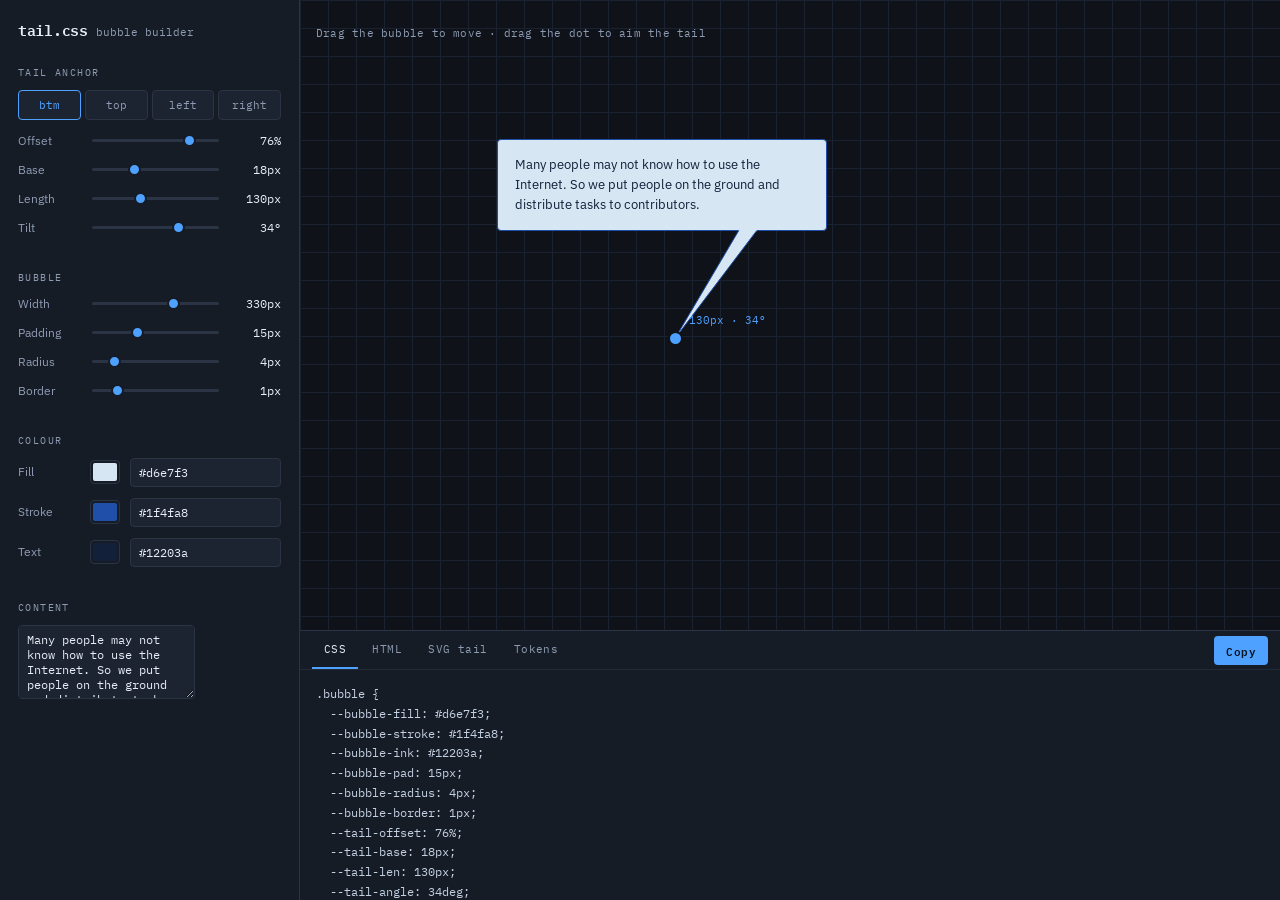
<file: assets/s55-s58/bubble-tail-builder.html>
<!DOCTYPE html>
<html lang="en">
<head>
<meta charset="utf-8" />
<meta name="viewport" content="width=device-width, initial-scale=1" />
<title>Bubble &amp; tail builder</title>
<link rel="preconnect" href="https://fonts.googleapis.com">
<link rel="preconnect" href="https://fonts.gstatic.com" crossorigin>
<link href="https://fonts.googleapis.com/css2?family=IBM+Plex+Mono:wght@400;500;600&family=IBM+Plex+Sans:wght@400;500;600&display=swap" rel="stylesheet">
<style>
:root{
  --ink:#0f1319;
  --panel:#161c26;
  --panel-2:#1d2431;
  --line:#2a3444;
  --line-soft:#212a37;
  --fg:#e7edf7;
  --fg-dim:#8e9cb3;
  --accent:#4ea1ff;
  --accent-soft:#12304f;
  --grid:#1a2230;
  --mono:'IBM Plex Mono',ui-monospace,Menlo,monospace;
  --sans:'IBM Plex Sans',system-ui,sans-serif;
}
*{box-sizing:border-box}
html,body{margin:0;height:100%}
body{
  background:var(--ink);color:var(--fg);font-family:var(--sans);
  font-size:14px;line-height:1.5;-webkit-font-smoothing:antialiased;
}
.app{display:grid;grid-template-columns:300px minmax(0,1fr);height:100vh}

/* ---------- rail ---------- */
.rail{
  background:var(--panel);border-right:1px solid var(--line);
  overflow-y:auto;padding:20px 18px 40px;
}
.brand{display:flex;align-items:baseline;gap:8px;margin-bottom:22px}
.brand b{font-family:var(--mono);font-weight:600;font-size:15px;letter-spacing:-.02em}
.brand span{font-family:var(--mono);font-size:11px;color:var(--fg-dim)}

fieldset{border:0;padding:0;margin:0 0 22px}
legend{
  font-family:var(--mono);font-size:10px;letter-spacing:.14em;text-transform:uppercase;
  color:var(--fg-dim);padding:0 0 10px;
}
.row{display:flex;align-items:center;gap:10px;margin-bottom:11px}
.row label{flex:0 0 62px;font-size:12px;color:var(--fg-dim)}
.row output{
  flex:0 0 50px;text-align:right;font-family:var(--mono);font-size:12px;
  color:var(--fg);
}
input[type=range]{
  flex:1;-webkit-appearance:none;appearance:none;height:3px;border-radius:2px;
  background:var(--line);outline:none;min-width:0;
}
input[type=range]::-webkit-slider-thumb{
  -webkit-appearance:none;width:13px;height:13px;border-radius:50%;
  background:var(--accent);cursor:grab;border:2px solid var(--panel);
}
input[type=range]::-moz-range-thumb{
  width:13px;height:13px;border-radius:50%;background:var(--accent);
  cursor:grab;border:2px solid var(--panel);
}
input[type=range]:focus-visible{box-shadow:0 0 0 2px var(--accent-soft)}
input[type=color]{
  -webkit-appearance:none;appearance:none;width:30px;height:24px;padding:0;
  border:1px solid var(--line);border-radius:4px;background:none;cursor:pointer;
}
input[type=color]::-webkit-color-swatch-wrapper{padding:2px}
input[type=color]::-webkit-color-swatch{border:0;border-radius:2px}
input[type=text],textarea{
  flex:1;min-width:0;background:var(--panel-2);border:1px solid var(--line);
  color:var(--fg);border-radius:4px;padding:6px 8px;font-family:var(--mono);
  font-size:12px;resize:vertical;
}
input:focus,textarea:focus{outline:none;border-color:var(--accent)}

.seg{display:grid;grid-template-columns:repeat(4,1fr);gap:4px;margin-bottom:12px}
.seg button{
  font-family:var(--mono);font-size:11px;padding:7px 0;cursor:pointer;
  background:var(--panel-2);color:var(--fg-dim);border:1px solid var(--line);
  border-radius:4px;transition:color .12s,border-color .12s;
}
.seg button:hover{color:var(--fg)}
.seg button[aria-pressed=true]{color:var(--accent);border-color:var(--accent)}
.seg button:focus-visible{outline:2px solid var(--accent);outline-offset:1px}

/* ---------- stage ---------- */
.stage{display:flex;flex-direction:column;min-width:0}
.canvas{
  flex:1;position:relative;overflow:hidden;
  background:
    linear-gradient(var(--grid) 1px,transparent 1px) 0 0/28px 28px,
    linear-gradient(90deg,var(--grid) 1px,transparent 1px) 0 0/28px 28px,
    var(--ink);
}
.hint{
  position:absolute;top:14px;left:16px;font-family:var(--mono);font-size:11px;
  color:var(--fg-dim);letter-spacing:.02em;pointer-events:none;
}

#bubble{
  position:absolute;left:16%;top:20%;max-width:330px;
  padding:15px 17px;font-size:13px;line-height:1.55;cursor:move;
  user-select:none;
}
#bubble p{margin:0}
#tailSvg{position:absolute;left:0;top:0;overflow:visible;pointer-events:none}

.handle{
  position:absolute;width:15px;height:15px;margin:-7.5px 0 0 -7.5px;
  border-radius:50%;background:var(--accent);border:2px solid var(--ink);
  cursor:grab;touch-action:none;
}
.handle:active{cursor:grabbing}
.handle:focus-visible{outline:2px solid var(--fg);outline-offset:2px}
.readout{
  position:absolute;transform:translate(14px,-26px);font-family:var(--mono);
  font-size:11px;color:var(--accent);white-space:nowrap;pointer-events:none;
}

/* ---------- code ---------- */
.code{
  border-top:1px solid var(--line);background:var(--panel);
  height:270px;display:flex;flex-direction:column;
}
.tabs{
  display:flex;align-items:center;gap:2px;padding:0 12px;
  border-bottom:1px solid var(--line-soft);
}
.tabs button{
  font-family:var(--mono);font-size:11px;letter-spacing:.04em;
  background:none;border:0;border-bottom:2px solid transparent;
  color:var(--fg-dim);padding:11px 12px;cursor:pointer;
}
.tabs button:hover{color:var(--fg)}
.tabs button[aria-selected=true]{color:var(--fg);border-bottom-color:var(--accent)}
.tabs button:focus-visible{outline:2px solid var(--accent);outline-offset:-4px}
.spacer{flex:1}
#copy{
  font-family:var(--mono);font-size:11px;padding:5px 12px;margin-left:8px;
  background:var(--accent);color:#07121f;border:0;border-radius:4px;
  cursor:pointer;font-weight:600;
}
#copy:focus-visible{outline:2px solid var(--fg);outline-offset:2px}
pre{
  margin:0;flex:1;overflow:auto;padding:14px 16px;
  font-family:var(--mono);font-size:12px;line-height:1.65;color:#c3d0e2;
  white-space:pre;tab-size:2;
}
.sr{position:absolute;width:1px;height:1px;overflow:hidden;clip:rect(0 0 0 0)}

@media (max-width:820px){
  .app{grid-template-columns:1fr;height:auto}
  .rail{border-right:0;border-bottom:1px solid var(--line)}
  .canvas{height:400px}
}
@media (prefers-reduced-motion:reduce){*{transition:none!important}}
</style>
</head>
<body>
<div class="app">

  <aside class="rail">
    <div class="brand"><b>tail.css</b><span>bubble builder</span></div>

    <fieldset>
      <legend>Tail anchor</legend>
      <div class="seg" id="edges">
        <button data-edge="bottom" aria-pressed="true">btm</button>
        <button data-edge="top" aria-pressed="false">top</button>
        <button data-edge="left" aria-pressed="false">left</button>
        <button data-edge="right" aria-pressed="false">right</button>
      </div>
      <div class="row">
        <label for="offset">Offset</label>
        <input type="range" id="offset" min="6" max="94" value="76" step="1">
        <output for="offset" id="offsetV">76%</output>
      </div>
      <div class="row">
        <label for="base">Base</label>
        <input type="range" id="base" min="4" max="48" value="18" step="1">
        <output for="base" id="baseV">18px</output>
      </div>
      <div class="row">
        <label for="len">Length</label>
        <input type="range" id="len" min="20" max="320" value="130" step="1">
        <output for="len" id="lenV">130px</output>
      </div>
      <div class="row">
        <label for="ang">Tilt</label>
        <input type="range" id="ang" min="-85" max="85" value="34" step="1">
        <output for="ang" id="angV">34°</output>
      </div>
    </fieldset>

    <fieldset>
      <legend>Bubble</legend>
      <div class="row">
        <label for="wide">Width</label>
        <input type="range" id="wide" min="160" max="420" value="330" step="2">
        <output for="wide" id="wideV">330px</output>
      </div>
      <div class="row">
        <label for="pad">Padding</label>
        <input type="range" id="pad" min="4" max="36" value="15" step="1">
        <output for="pad" id="padV">15px</output>
      </div>
      <div class="row">
        <label for="rad">Radius</label>
        <input type="range" id="rad" min="0" max="28" value="4" step="1">
        <output for="rad" id="radV">4px</output>
      </div>
      <div class="row">
        <label for="bw">Border</label>
        <input type="range" id="bw" min="0" max="6" value="1" step="0.5">
        <output for="bw" id="bwV">1px</output>
      </div>
    </fieldset>

    <fieldset>
      <legend>Colour</legend>
      <div class="row">
        <label for="fill">Fill</label>
        <input type="color" id="fill" value="#d6e7f3">
        <input type="text" id="fillHex" value="#d6e7f3" spellcheck="false">
      </div>
      <div class="row">
        <label for="stroke">Stroke</label>
        <input type="color" id="stroke" value="#1f4fa8">
        <input type="text" id="strokeHex" value="#1f4fa8" spellcheck="false">
      </div>
      <div class="row">
        <label for="ink">Text</label>
        <input type="color" id="ink" value="#12203a">
        <input type="text" id="inkHex" value="#12203a" spellcheck="false">
      </div>
    </fieldset>

    <fieldset>
      <legend>Content</legend>
      <textarea id="copyText" rows="4">Many people may not know how to use the Internet. So we put people on the ground and distribute tasks to contributors.</textarea>
    </fieldset>
  </aside>

  <main class="stage">
    <div class="canvas" id="canvas">
      <p class="hint">Drag the bubble to move · drag the dot to aim the tail</p>

      <figure id="bubble">
        <svg id="tailSvg" aria-hidden="true">
          <polygon id="tailFill"></polygon>
          <line id="tailCover"></line>
          <path id="tailEdge" fill="none"></path>
        </svg>
        <p id="bubbleText"></p>
      </figure>

      <div class="handle" id="handle" tabindex="0" role="slider"
           aria-label="Tail tip position" aria-valuemin="20" aria-valuemax="320" aria-valuenow="130"></div>
      <div class="readout" id="readout"></div>
      <p class="sr" id="live" aria-live="polite"></p>
    </div>

    <section class="code">
      <div class="tabs" role="tablist">
        <button role="tab" aria-selected="true" data-tab="css">CSS</button>
        <button role="tab" aria-selected="false" data-tab="html">HTML</button>
        <button role="tab" aria-selected="false" data-tab="svg">SVG tail</button>
        <button role="tab" aria-selected="false" data-tab="vars">Tokens</button>
        <span class="spacer"></span>
        <button id="copy">Copy</button>
      </div>
      <pre id="out"></pre>
    </section>
  </main>
</div>

<script>
(function(){
  var S = {
    edge:'bottom', offset:76, base:18, len:130, ang:34,
    wide:330, pad:15, rad:4, bw:1,
    fill:'#d6e7f3', stroke:'#1f4fa8', ink:'#12203a',
    text:'', x:null, y:null, tab:'css'
  };

  var $ = function(id){ return document.getElementById(id); };
  var canvas=$('canvas'), bubble=$('bubble'), svg=$('tailSvg'),
      tailFill=$('tailFill'), tailEdge=$('tailEdge'),
      handle=$('handle'), readout=$('readout'), out=$('out'), live=$('live');

  var sliders=['offset','base','len','ang','wide','pad','rad','bw'];
  var units={offset:'%',ang:'\u00B0'};

  function unit(k){ return units[k]!==undefined?units[k]:'px'; }

  /* ---- geometry ---- */
  function anchor(){
    var w=bubble.offsetWidth, h=bubble.offsetHeight, o=S.offset/100, m=S.bw/2;
    if(S.edge==='bottom') return {x:w*o, y:h-m, nx:0, ny:1};
    if(S.edge==='top')    return {x:w*o, y:m,   nx:0, ny:-1};
    if(S.edge==='left')   return {x:m,   y:h*o, nx:-1, ny:0};
    return {x:w-m, y:h*o, nx:1, ny:0};
  }
  function tip(){
    var a=anchor(), r=S.ang*Math.PI/180;
    var c=Math.cos(r), s=Math.sin(r);
    return { x:a.x + (a.nx*c - a.ny*s)*S.len,
             y:a.y + (a.ny*c + a.nx*s)*S.len };
  }

  function render(){
    bubble.style.maxWidth=S.wide+'px';
    bubble.style.padding=S.pad+'px '+Math.round(S.pad*1.15)+'px';
    bubble.style.background=S.fill;
    bubble.style.border=S.bw+'px solid '+S.stroke;
    bubble.style.borderRadius=S.rad+'px';
    bubble.style.color=S.ink;
    $('bubbleText').textContent=S.text;

    var w=bubble.offsetWidth, h=bubble.offsetHeight;
    var a=anchor(), t=tip(), hb=S.base/2;
    var px=-a.ny, py=a.nx;
    var p1={x:a.x+px*hb, y:a.y+py*hb}, p2={x:a.x-px*hb, y:a.y-py*hb};

    svg.setAttribute('width',w); svg.setAttribute('height',h);
    svg.style.left=(-S.bw)+'px'; svg.style.top=(-S.bw)+'px';
    tailFill.setAttribute('fill',S.fill);
    tailFill.setAttribute('points',
      p1.x+','+p1.y+' '+p2.x+','+p2.y+' '+t.x+','+t.y);

    var cover=$('tailCover');
    cover.setAttribute('x1',p1.x); cover.setAttribute('y1',p1.y);
    cover.setAttribute('x2',p2.x); cover.setAttribute('y2',p2.y);
    cover.setAttribute('stroke',S.fill);
    cover.setAttribute('stroke-width',S.bw?S.bw+0.6:0);
    cover.setAttribute('stroke-linecap','butt');

    tailEdge.setAttribute('stroke',S.stroke);
    tailEdge.setAttribute('stroke-width',S.bw);
    tailEdge.setAttribute('stroke-linejoin','round');
    tailEdge.setAttribute('d',
      'M'+p1.x+' '+p1.y+' L'+t.x+' '+t.y+' L'+p2.x+' '+p2.y);

    var bx=bubble.offsetLeft, by=bubble.offsetTop;
    handle.style.left=(bx+t.x)+'px'; handle.style.top=(by+t.y)+'px';
    handle.setAttribute('aria-valuenow',Math.round(S.len));
    readout.style.left=(bx+t.x)+'px'; readout.style.top=(by+t.y)+'px';
    readout.textContent=Math.round(S.len)+'px · '+Math.round(S.ang)+'\u00B0';

    emit();
  }

  /* ---- code output ---- */
  function tokens(){
    return [
      '--bubble-fill: '+S.fill+';',
      '--bubble-stroke: '+S.stroke+';',
      '--bubble-ink: '+S.ink+';',
      '--bubble-pad: '+S.pad+'px;',
      '--bubble-radius: '+S.rad+'px;',
      '--bubble-border: '+S.bw+'px;',
      '--tail-offset: '+S.offset+'%;',
      '--tail-base: '+S.base+'px;',
      '--tail-len: '+Math.round(S.len)+'px;',
      '--tail-angle: '+Math.round(S.ang)+'deg;'
    ].join('\n');
  }

  function cssCode(){
    var side={bottom:'top:calc(100% + var(--bubble-border));left:var(--tail-offset);',
              top:'bottom:calc(100% + var(--bubble-border));left:var(--tail-offset);',
              left:'right:calc(100% + var(--bubble-border));top:var(--tail-offset);',
              right:'left:calc(100% + var(--bubble-border));top:var(--tail-offset);'}[S.edge];
    var tf={bottom:'translateX(-50%) rotate(var(--tail-angle))',
            top:'translateX(-50%) rotate(calc(180deg - var(--tail-angle)))',
            left:'translateY(-50%) rotate(calc(90deg + var(--tail-angle)))',
            right:'translateY(-50%) rotate(calc(-90deg + var(--tail-angle)))'}[S.edge];
    var org={bottom:'50% 0',top:'50% 0',left:'50% 0',right:'50% 0'}[S.edge];
    return '.bubble {\n'+
      tokens().split('\n').map(function(l){return '  '+l;}).join('\n')+'\n\n'+
      '  position: relative;\n'+
      '  max-width: '+S.wide+'px;\n'+
      '  margin: 0;\n'+
      '  padding: var(--bubble-pad) calc(var(--bubble-pad) * 1.15);\n'+
      '  background: var(--bubble-fill);\n'+
      '  border: var(--bubble-border) solid var(--bubble-stroke);\n'+
      '  border-radius: var(--bubble-radius);\n'+
      '  color: var(--bubble-ink);\n'+
      '  line-height: 1.55;\n'+
      '}\n\n'+
      '.bubble::after {\n'+
      '  content: "";\n'+
      '  position: absolute;\n'+
      '  '+side+'\n'+
      '  width: var(--tail-base);\n'+
      '  height: var(--tail-len);\n'+
      '  background: var(--bubble-fill);\n'+
      '  clip-path: polygon(0 0, 100% 0, 50% 100%);\n'+
      '  transform: '+tf+';\n'+
      '  transform-origin: '+org+';\n'+
      '}\n\n'+
      '/* clip-path can\'t take a border, so the bubble border still draws\n'+
      '   straight across the tail base. Fine when --bubble-border is 0.\n'+
      '   With a visible border, use the SVG tab instead. */';
  }

  function htmlCode(){
    return '<figure class="bubble">\n'+
      '  <blockquote>\n'+
      '    '+S.text+'\n'+
      '  </blockquote>\n'+
      '</figure>';
  }

  function svgCode(){
    var w=bubble.offsetWidth, h=bubble.offsetHeight;
    var a=anchor(), t=tip(), hb=S.base/2, px=-a.ny, py=a.nx;
    var r=function(n){ return Math.round(n*10)/10; };
    var p1x=r(a.x+px*hb), p1y=r(a.y+py*hb), p2x=r(a.x-px*hb), p2y=r(a.y-py*hb);
    var tx=r(t.x), ty=r(t.y);
    var neg=-S.bw;
    return '<!-- child of .bubble; negative offset puts it in the border box -->\n'+
      '<svg class="bubble__tail" width="'+w+'" height="'+h+'"\n'+
      '     style="position:absolute;left:'+neg+'px;top:'+neg+'px;\n'+
      '            overflow:visible;pointer-events:none"\n'+
      '     aria-hidden="true">\n'+
      '  <polygon fill="'+S.fill+'"\n'+
      '    points="'+p1x+','+p1y+' '+p2x+','+p2y+' '+tx+','+ty+'" />\n'+
      (S.bw ?
      '  <line x1="'+p1x+'" y1="'+p1y+'" x2="'+p2x+'" y2="'+p2y+'"\n'+
      '        stroke="'+S.fill+'" stroke-width="'+(S.bw+0.6)+'" stroke-linecap="butt" />\n' : '')+
      '  <path fill="none" stroke="'+S.stroke+'" stroke-width="'+S.bw+'"\n'+
      '        stroke-linejoin="round"\n'+
      '        d="M'+p1x+' '+p1y+' L'+tx+' '+ty+' L'+p2x+' '+p2y+'" />\n'+
      '</svg>';
  }

  function emit(){
    out.textContent = S.tab==='css' ? cssCode()
                    : S.tab==='html' ? htmlCode()
                    : S.tab==='svg' ? svgCode()
                    : ':root {\n'+tokens().split('\n').map(function(l){return '  '+l;}).join('\n')+'\n}';
  }

  /* ---- controls ---- */
  sliders.forEach(function(k){
    var el=$(k), o=$(k+'V');
    el.addEventListener('input',function(){
      S[k]=parseFloat(el.value);
      o.textContent=el.value+unit(k);
      render();
    });
    o.textContent=el.value+unit(k);
    S[k]=parseFloat(el.value);
  });

  document.querySelectorAll('#edges button').forEach(function(b){
    b.addEventListener('click',function(){
      S.edge=b.dataset.edge;
      document.querySelectorAll('#edges button').forEach(function(x){
        x.setAttribute('aria-pressed', String(x===b));
      });
      render();
    });
  });

  [['fill','fillHex'],['stroke','strokeHex'],['ink','inkHex']].forEach(function(pair){
    var c=$(pair[0]), t=$(pair[1]);
    c.addEventListener('input',function(){ S[pair[0]]=c.value; t.value=c.value; render(); });
    t.addEventListener('input',function(){
      if(/^#[0-9a-f]{6}$/i.test(t.value)){ S[pair[0]]=t.value; c.value=t.value; render(); }
    });
  });

  var ta=$('copyText');
  S.text=ta.value;
  ta.addEventListener('input',function(){ S.text=ta.value; render(); });

  /* ---- tabs + copy ---- */
  document.querySelectorAll('.tabs [role=tab]').forEach(function(b){
    b.addEventListener('click',function(){
      S.tab=b.dataset.tab;
      document.querySelectorAll('.tabs [role=tab]').forEach(function(x){
        x.setAttribute('aria-selected', String(x===b));
      });
      emit();
    });
  });

  $('copy').addEventListener('click',function(){
    var btn=this, txt=out.textContent;
    var done=function(){ btn.textContent='Copied'; setTimeout(function(){ btn.textContent='Copy'; },1400); };
    if(navigator.clipboard && window.isSecureContext){
      navigator.clipboard.writeText(txt).then(done,fallback);
    } else { fallback(); }
    function fallback(){
      var ta=document.createElement('textarea');
      ta.value=txt; ta.style.position='fixed'; ta.style.opacity='0';
      document.body.appendChild(ta); ta.select();
      try{ document.execCommand('copy'); done(); }
      catch(e){ btn.textContent='Select manually'; setTimeout(function(){btn.textContent='Copy';},1800); }
      document.body.removeChild(ta);
    }
  });

  /* ---- dragging ---- */
  function drag(el,onMove){
    el.addEventListener('pointerdown',function(e){
      e.preventDefault();
      el.setPointerCapture(e.pointerId);
      var r=canvas.getBoundingClientRect();
      var start={mx:e.clientX-r.left, my:e.clientY-r.top,
                 bx:bubble.offsetLeft, by:bubble.offsetTop};
      function move(ev){
        onMove(ev.clientX-r.left, ev.clientY-r.top, start);
      }
      function up(ev){
        el.releasePointerCapture(ev.pointerId);
        el.removeEventListener('pointermove',move);
        el.removeEventListener('pointerup',up);
      }
      el.addEventListener('pointermove',move);
      el.addEventListener('pointerup',up);
    });
  }

  drag(bubble,function(mx,my,s){
    bubble.style.left=Math.max(0,s.bx+(mx-s.mx))+'px';
    bubble.style.top=Math.max(0,s.by+(my-s.my))+'px';
    render();
  });

  drag(handle,function(mx,my){
    var a=anchor();
    var dx=mx-bubble.offsetLeft-a.x, dy=my-bubble.offsetTop-a.y;
    var L=Math.min(320,Math.max(20,Math.hypot(dx,dy)));
    var ang=Math.atan2(a.nx*dy-a.ny*dx, a.nx*dx+a.ny*dy)*180/Math.PI;
    ang=Math.max(-85,Math.min(85,ang));
    S.len=L; S.ang=ang;
    $('len').value=Math.round(L); $('lenV').textContent=Math.round(L)+'px';
    $('ang').value=Math.round(ang); $('angV').textContent=Math.round(ang)+'\u00B0';
    render();
  });

  handle.addEventListener('keydown',function(e){
    var step=e.shiftKey?10:2, k=e.key, hit=true;
    if(k==='ArrowUp') S.len=Math.min(320,S.len+step);
    else if(k==='ArrowDown') S.len=Math.max(20,S.len-step);
    else if(k==='ArrowRight') S.ang=Math.min(85,S.ang+step);
    else if(k==='ArrowLeft') S.ang=Math.max(-85,S.ang-step);
    else hit=false;
    if(hit){
      e.preventDefault();
      $('len').value=Math.round(S.len); $('lenV').textContent=Math.round(S.len)+'px';
      $('ang').value=Math.round(S.ang); $('angV').textContent=Math.round(S.ang)+'\u00B0';
      live.textContent='Length '+Math.round(S.len)+' pixels, tilt '+Math.round(S.ang)+' degrees';
      render();
    }
  });

  window.addEventListener('resize',render);
  render();
})();
</script>
</body>
</html>
</file>
